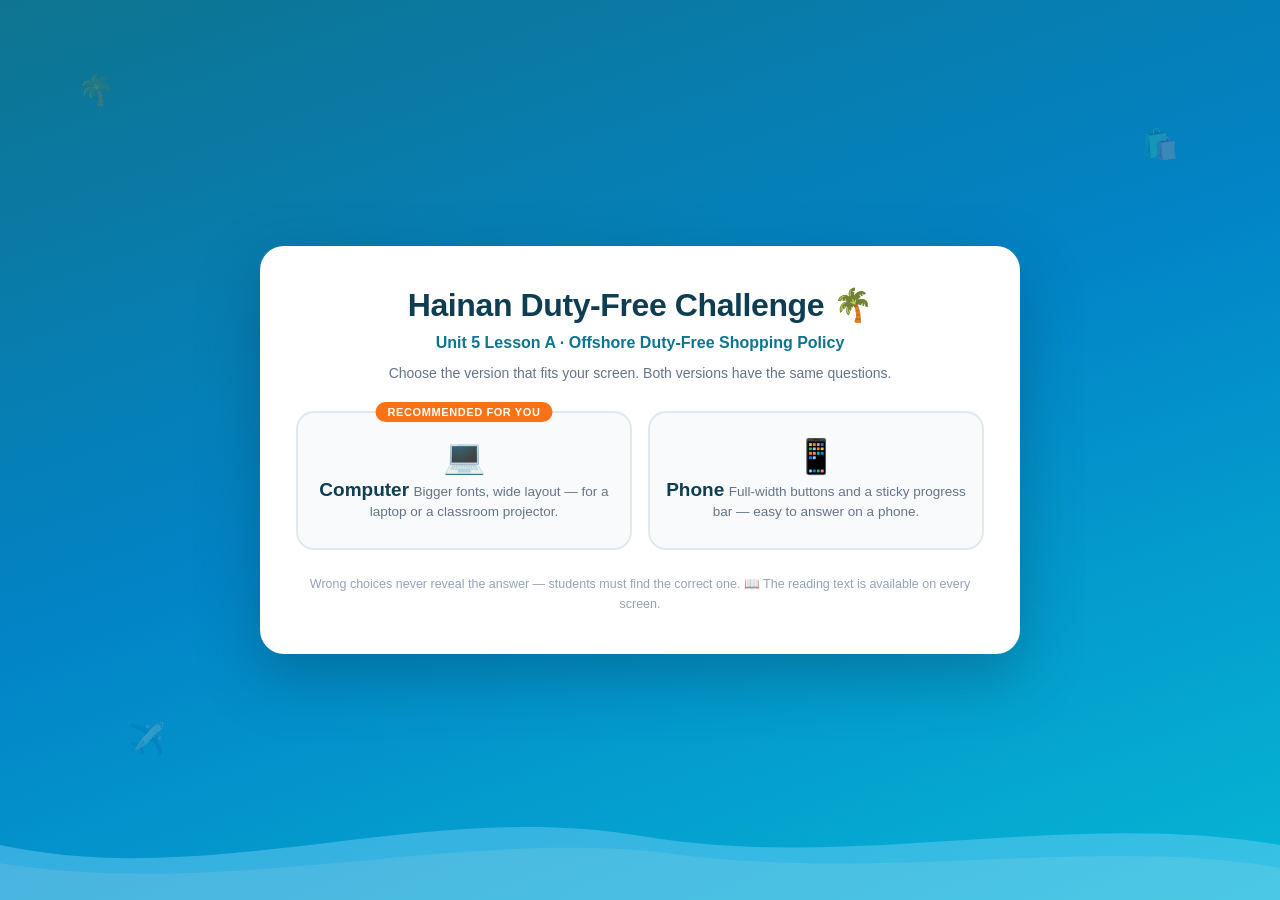
<file: index.html>
<!DOCTYPE html>
<html lang="en">
<head>
<meta charset="UTF-8">
<meta name="viewport" content="width=device-width, initial-scale=1.0, viewport-fit=cover">
<meta name="theme-color" content="#0E7490">
<title>Hainan Duty-Free Challenge · Unit 5 Lesson A</title>
<style>
  * { margin:0; padding:0; box-sizing:border-box; -webkit-tap-highlight-color:transparent; }
  body {
    font-family:-apple-system, "Segoe UI", Roboto, "Helvetica Neue", "PingFang SC", "Microsoft YaHei", sans-serif;
    min-height:100dvh; color:#0F3E52; display:flex; align-items:center; justify-content:center;
    padding:20px 14px; position:relative; overflow-x:hidden;
    background:linear-gradient(160deg,#0E7490 0%,#0284C7 48%,#06B6D4 100%);
  }
  .float-emoji { position:fixed; font-size:30px; opacity:.22; pointer-events:none; animation:floaty 9s ease-in-out infinite; }
  @keyframes floaty { 0%,100%{transform:translateY(0) rotate(-6deg);} 50%{transform:translateY(-22px) rotate(8deg);} }
  .waves { position:fixed; left:0; bottom:0; width:100%; height:110px; opacity:.42; pointer-events:none; }
  .card {
    position:relative; z-index:1; width:100%; max-width:760px; background:#fff;
    border-radius:24px; padding:40px 36px; box-shadow:0 22px 60px rgba(3,60,80,.35); text-align:center;
    animation:pop .35s ease;
  }
  @keyframes pop { from{transform:scale(.97);opacity:0;} to{transform:scale(1);opacity:1;} }
  h1 { font-size:32px; line-height:1.2; letter-spacing:-.4px; }
  .sub { color:#0E7490; font-size:16px; font-weight:600; margin-top:10px; }
  .hint { color:#64748B; font-size:14px; line-height:1.6; margin-top:10px; }
  .options { display:grid; grid-template-columns:1fr 1fr; gap:16px; margin-top:26px; }
  .opt-card {
    position:relative; display:flex; flex-direction:column; align-items:center; gap:6px;
    padding:26px 16px; border-radius:18px; border:2px solid #E2E8F0; background:#F8FAFC;
    text-decoration:none; color:#0F3E52; transition:transform .15s, border-color .15s, background .15s;
  }
  .opt-card:hover { border-color:#38BDF8; background:#F0F9FF; transform:translateY(-3px); }
  .opt-card:active { transform:scale(.985); }
  .opt-ico { font-size:34px; line-height:1; }
  .opt-title { font-size:19px; font-weight:800; }
  .opt-desc { font-size:13.5px; color:#64748B; line-height:1.5; }
  .badge {
    position:absolute; top:-11px; left:50%; transform:translateX(-50%);
    background:#F97316; color:#fff; font-size:11px; font-weight:800; letter-spacing:.6px;
    padding:4px 12px; border-radius:999px; white-space:nowrap;
  }
  .foot { margin-top:24px; color:#94A3B8; font-size:12.5px; line-height:1.6; }
  @media (max-width:640px) {
    .card { padding:28px 20px; border-radius:20px; }
    h1 { font-size:24px; }
    .sub { font-size:14px; }
    .options { grid-template-columns:1fr; gap:12px; }
    .opt-card { flex-direction:row; text-align:left; padding:18px 18px; gap:14px; align-items:center; }
    .opt-ico { font-size:28px; }
    .opt-title { font-size:16.5px; }
    .opt-desc { font-size:12.5px; }
    .opt-card .txt { display:flex; flex-direction:column; gap:3px; }
    .badge { top:auto; left:auto; right:10px; bottom:10px; transform:none; font-size:10px; padding:3px 9px; }
  }
</style>
</head>
<body>
  <span class="float-emoji" style="top:8%;left:6%;">🌴</span>
  <span class="float-emoji" style="top:14%;right:8%;animation-delay:1.5s;">🛍️</span>
  <span class="float-emoji" style="bottom:16%;left:10%;animation-delay:3s;">✈️</span>
  <svg class="waves" viewBox="0 0 1440 120" preserveAspectRatio="none">
    <path d="M0,60 C240,110 480,10 720,50 C960,90 1200,20 1440,60 L1440,120 L0,120 Z" fill="#7DD3FC"/>
    <path d="M0,80 C260,120 520,40 760,70 C1000,100 1240,50 1440,85 L1440,120 L0,120 Z" fill="#BAE6FD" opacity=".8"/>
  </svg>

  <div class="card">
    <h1>Hainan Duty-Free Challenge 🌴</h1>
    <div class="sub">Unit 5 Lesson A · Offshore Duty-Free Shopping Policy</div>
    <div class="hint">Choose the version that fits your screen. Both versions have the same questions.</div>

    <div class="options">
      <a class="opt-card" href="desktop.html" id="card-desktop">
        <span class="opt-ico">💻</span>
        <span class="txt">
          <span class="opt-title">Computer</span>
          <span class="opt-desc">Bigger fonts, wide layout — for a laptop or a classroom projector.</span>
        </span>
      </a>
      <a class="opt-card" href="mobile.html" id="card-mobile">
        <span class="opt-ico">📱</span>
        <span class="txt">
          <span class="opt-title">Phone</span>
          <span class="opt-desc">Full-width buttons and a sticky progress bar — easy to answer on a phone.</span>
        </span>
      </a>
    </div>

    <div class="foot">Wrong choices never reveal the answer — students must find the correct one. 📖 The reading text is available on every screen.</div>
  </div>

  <script>
    (function () {
      var isPhone = window.matchMedia("(max-width: 760px)").matches &&
                    ("ontouchstart" in window || navigator.maxTouchPoints > 0);
      var target = document.getElementById(isPhone ? "card-mobile" : "card-desktop");
      if (!target) { return; }
      var badge = document.createElement("span");
      badge.className = "badge";
      badge.textContent = "RECOMMENDED FOR YOU";
      target.appendChild(badge);
    })();
  </script>
</body>
</html>
</file>
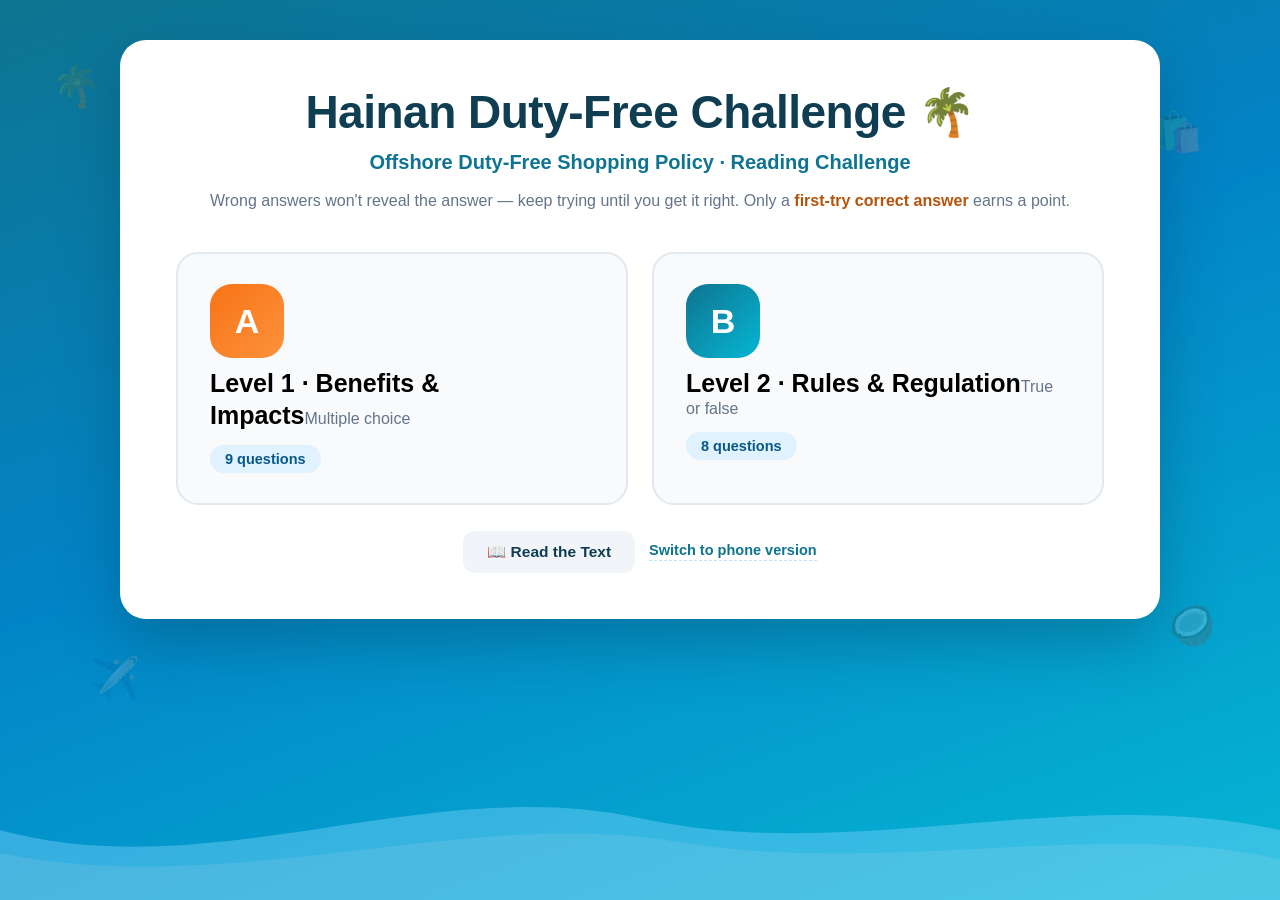
<file: desktop.html>
<!DOCTYPE html>
<html lang="en">
<head>
<meta charset="UTF-8">
<meta name="viewport" content="width=device-width, initial-scale=1.0">
<meta name="theme-color" content="#0E7490">
<title>Hainan Duty-Free Challenge · Desktop</title>
<link rel="stylesheet" href="assets/desktop.css">
</head>
<body>
  <span class="float-emoji" style="top:7%;left:4%;">🌴</span>
  <span class="float-emoji" style="top:12%;right:6%;animation-delay:1.5s;">🛍️</span>
  <span class="float-emoji" style="bottom:22%;left:7%;animation-delay:3s;">✈️</span>
  <span class="float-emoji" style="bottom:28%;right:5%;animation-delay:4.5s;">🥥</span>
  <svg class="waves" viewBox="0 0 1440 120" preserveAspectRatio="none">
    <path d="M0,60 C240,110 480,10 720,50 C960,90 1200,20 1440,60 L1440,120 L0,120 Z" fill="#7DD3FC"/>
    <path d="M0,80 C260,120 520,40 760,70 C1000,100 1240,50 1440,85 L1440,120 L0,120 Z" fill="#BAE6FD" opacity=".8"/>
  </svg>

  <div class="app">
    <!-- ===== home / level select ===== -->
    <section class="card" id="screen-home">
      <div class="home-head">
        <h1>Hainan Duty-Free Challenge 🌴</h1>
        <div class="subtitle">Offshore Duty-Free Shopping Policy · Reading Challenge</div>
        <div class="rule">
          Wrong answers won't reveal the answer — keep trying until you get it right.
          Only a <b>first-try correct answer</b> earns a point.
        </div>
      </div>
      <div id="level-list"></div>
      <div class="home-foot">
        <button class="btn btn-ghost btn-sm" id="btn-read-home" type="button">📖 Read the Text</button>
        <a class="ver-switch" href="index.html">Switch to phone version</a>
      </div>
    </section>

    <!-- ===== quiz ===== -->
    <section class="card hidden" id="screen-quiz">
      <div class="quiz-top" id="quiz-top">
        <button class="chip chip-home" id="btn-home-quiz" type="button">🏠 Home</button>
        <span class="chip chip-level" id="lv-tag">Level 1</span>
        <span class="chip chip-count" id="count-tag">Q1 / 9</span>
        <span class="chip chip-score">⭐ <span id="score-now">0</span> / <span id="total-now">9</span></span>
        <button class="chip chip-read" id="btn-read-quiz" type="button">📖 Read the Text</button>
      </div>
      <div class="progress"><div id="progress-fill"></div></div>
      <div class="q-text" id="q-text"></div>
      <div id="opt-area"></div>
      <div id="feedback-area"></div>
      <div class="next-row">
        <button class="btn btn-teal hidden" id="btn-next" type="button">Next ➜</button>
      </div>
    </section>

    <!-- ===== level summary ===== -->
    <section class="card hidden" id="screen-sum">
      <div class="sum-head">
        <div class="sum-emoji" id="sum-emoji">🎉</div>
        <div class="sum-title" id="sum-title"></div>
        <div class="sum-sub" id="sum-sub"></div>
        <div class="sum-stars" id="sum-stars"></div>
        <div class="sum-total" id="sum-total"></div>
      </div>
      <div class="review" id="review"></div>
      <div class="result-btns">
        <button class="btn btn-ghost btn-sm" id="btn-home-sum" type="button">🏠 Home</button>
        <button class="btn btn-ghost btn-sm" id="btn-read-sum" type="button">📖 Read the Text</button>
        <button class="btn btn-ghost btn-sm" id="btn-retry-lv" type="button">🔄 Retry This Level</button>
        <button class="btn btn-teal btn-sm" id="btn-to-levels" type="button">🗺️ Choose Another Level</button>
        <button class="btn btn-primary" id="btn-next-lv" type="button">Next Level ➜</button>
      </div>
    </section>
  </div>

  <!-- ===== reading modal ===== -->
  <div class="modal-mask hidden" id="read-modal">
    <div class="modal">
      <div class="modal-head">
        <h2>📖 The Text — Hainan Offshore Duty-Free Shopping Policy</h2>
        <button class="modal-close" id="btn-close-modal" type="button">Close ✕</button>
      </div>
      <div class="modal-body">
        <p><b>Hainan's offshore duty-free shopping policy</b>, officially launched in <b>2011</b>, has gradually become an important driver of the province's economic development. The annual offshore duty-free shopping quota for each eligible traveler in Hainan is <b>100,000 yuan</b>. New methods for picking up duty-free goods introduced in <b>2023</b>, such as <b>"buy and pick-up"</b> and <b>"guaranteed pick-up,"</b> have further enhanced convenience and optimized the overall shopping experience.</p>
        <p>One major impact of the policy is its ability to <b>attract more visitors and encourage consumption</b> in Hainan. With a wider range of duty-free products and more convenient shopping services, Hainan has strengthened its appeal as an <b>international tourism and consumption destination</b>. The policy also helps <b>bring some overseas consumption back to the domestic market</b>. As more visitors come to Hainan to travel and shop, <b>tourism can drive shopping, while shopping can in turn stimulate tourism</b>. This interaction supports the growth of tourism, hospitality, retail, and other consumer-related sectors.</p>
        <p>The policy has also created opportunities for <b>related industries</b>. New services like <b>drone deliveries</b> of duty-free goods and streamlined customs procedures are encouraging the development of sectors such as the <b>low-altitude economy, smart logistics, and cross-border e-commerce</b>. In this way, duty-free shopping generates benefits that extend beyond the retail sector and contributes to broader industrial development.</p>
        <p>At the same time, <b>effective regulation</b> is essential to the sustainable development of the duty-free market. Hainan regulates the market, cracks down on illegal activities such as <b>reselling duty-free goods</b> and <b>using other people's duty-free shopping quotas</b> to make purchases, and imposes penalties on <b>tax evasion</b>. These measures help prevent policy abuse and maintain a fair and orderly market environment.</p>
        <p>Overall, the offshore duty-free shopping policy does more than make shopping more convenient. By connecting <b>tourism, consumption, and related industries</b>, it contributes to Hainan's development as an <b>international tourism and consumption center</b> and supports the continued growth of the <b>Hainan FTP</b>.</p>
      </div>
    </div>
  </div>

  <script>window.GAME_MODE = "desktop";</script>
  <script src="assets/game.js"></script>
</body>
</html>
</file>
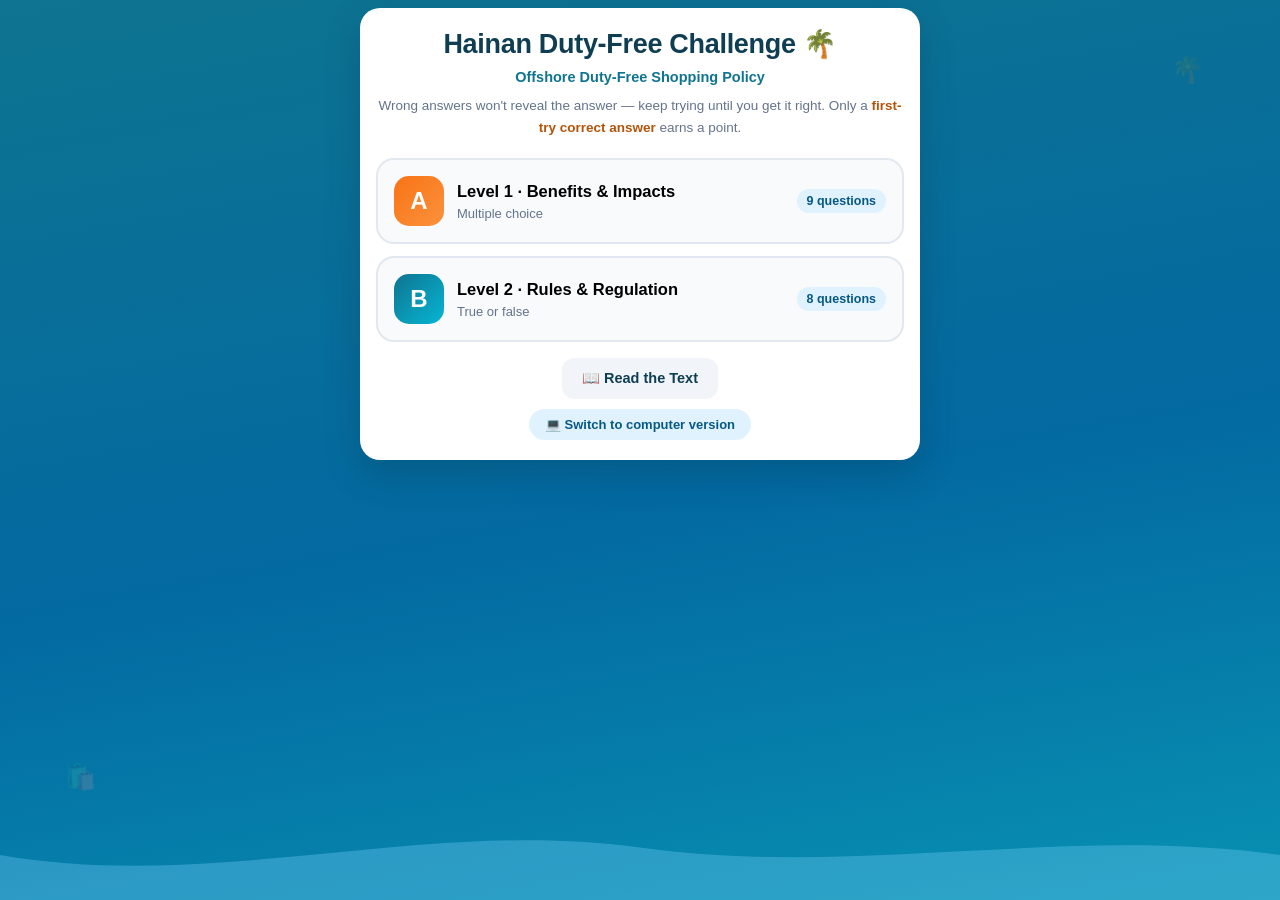
<file: mobile.html>
<!DOCTYPE html>
<html lang="en">
<head>
<meta charset="UTF-8">
<meta name="viewport" content="width=device-width, initial-scale=1.0, viewport-fit=cover">
<meta name="theme-color" content="#0E7490">
<meta name="apple-mobile-web-app-capable" content="yes">
<title>Hainan Duty-Free Challenge · Mobile</title>
<link rel="stylesheet" href="assets/mobile.css">
</head>
<body>
  <span class="float-emoji" style="top:6%;right:6%;">🌴</span>
  <span class="float-emoji" style="bottom:12%;left:5%;animation-delay:2s;">🛍️</span>
  <svg class="waves" viewBox="0 0 1440 120" preserveAspectRatio="none">
    <path d="M0,60 C240,110 480,10 720,50 C960,90 1200,20 1440,60 L1440,120 L0,120 Z" fill="#7DD3FC"/>
  </svg>

  <div class="app">
    <!-- ===== home / level select ===== -->
    <section class="card" id="screen-home">
      <div class="home-head">
        <h1>Hainan Duty-Free Challenge 🌴</h1>
        <div class="subtitle">Offshore Duty-Free Shopping Policy</div>
        <div class="rule">
          Wrong answers won't reveal the answer — keep trying until you get it right.
          Only a <b>first-try correct answer</b> earns a point.
        </div>
      </div>
      <div id="level-list"></div>
      <div class="home-foot">
        <button class="btn btn-ghost btn-sm" id="btn-read-home" type="button">📖 Read the Text</button>
        <a class="ver-switch" href="index.html">💻 Switch to computer version</a>
      </div>
    </section>

    <!-- ===== quiz ===== -->
    <section class="card hidden" id="screen-quiz">
      <div class="quiz-top" id="quiz-top">
        <button class="chip chip-home" id="btn-home-quiz" type="button">🏠 Home</button>
        <span class="chip chip-level" id="lv-tag">Level 1</span>
        <span class="chip chip-score">⭐ <span id="score-now">0</span>/<span id="total-now">9</span></span>
        <span class="chip chip-count" id="count-tag">Q1 / 9</span>
        <button class="chip chip-read" id="btn-read-quiz" type="button">📖 Read the Text</button>
      </div>
      <div class="progress"><div id="progress-fill"></div></div>
      <div class="q-text" id="q-text"></div>
      <div id="opt-area"></div>
      <div id="feedback-area"></div>
      <div class="next-row">
        <button class="btn btn-teal hidden" id="btn-next" type="button">Next ➜</button>
      </div>
    </section>

    <!-- ===== level summary ===== -->
    <section class="card hidden" id="screen-sum">
      <div class="sum-head">
        <div class="sum-emoji" id="sum-emoji">🎉</div>
        <div class="sum-title" id="sum-title"></div>
        <div class="sum-sub" id="sum-sub"></div>
        <div class="sum-stars" id="sum-stars"></div>
        <div class="sum-total" id="sum-total"></div>
      </div>
      <div class="review" id="review"></div>
      <div class="result-btns">
        <button class="btn btn-primary" id="btn-next-lv" type="button">Next Level ➜</button>
        <button class="btn btn-ghost btn-sm" id="btn-retry-lv" type="button">🔄 Retry This Level</button>
        <button class="btn btn-ghost btn-sm" id="btn-to-levels" type="button">🗺️ Choose Another Level</button>
        <button class="btn btn-ghost btn-sm" id="btn-read-sum" type="button">📖 Read the Text</button>
        <button class="btn btn-ghost btn-sm" id="btn-home-sum" type="button">🏠 Home</button>
      </div>
    </section>
  </div>

  <!-- ===== reading modal ===== -->
  <div class="modal-mask hidden" id="read-modal">
    <div class="modal">
      <div class="modal-head">
        <h2>📖 The Text — Hainan Offshore Duty-Free Shopping Policy</h2>
        <button class="modal-close" id="btn-close-modal" type="button">Close ✕</button>
      </div>
      <div class="modal-body">
        <p><b>Hainan's offshore duty-free shopping policy</b>, officially launched in <b>2011</b>, has gradually become an important driver of the province's economic development. The annual offshore duty-free shopping quota for each eligible traveler in Hainan is <b>100,000 yuan</b>. New methods for picking up duty-free goods introduced in <b>2023</b>, such as <b>"buy and pick-up"</b> and <b>"guaranteed pick-up,"</b> have further enhanced convenience and optimized the overall shopping experience.</p>
        <p>One major impact of the policy is its ability to <b>attract more visitors and encourage consumption</b> in Hainan. With a wider range of duty-free products and more convenient shopping services, Hainan has strengthened its appeal as an <b>international tourism and consumption destination</b>. The policy also helps <b>bring some overseas consumption back to the domestic market</b>. As more visitors come to Hainan to travel and shop, <b>tourism can drive shopping, while shopping can in turn stimulate tourism</b>. This interaction supports the growth of tourism, hospitality, retail, and other consumer-related sectors.</p>
        <p>The policy has also created opportunities for <b>related industries</b>. New services like <b>drone deliveries</b> of duty-free goods and streamlined customs procedures are encouraging the development of sectors such as the <b>low-altitude economy, smart logistics, and cross-border e-commerce</b>. In this way, duty-free shopping generates benefits that extend beyond the retail sector and contributes to broader industrial development.</p>
        <p>At the same time, <b>effective regulation</b> is essential to the sustainable development of the duty-free market. Hainan regulates the market, cracks down on illegal activities such as <b>reselling duty-free goods</b> and <b>using other people's duty-free shopping quotas</b> to make purchases, and imposes penalties on <b>tax evasion</b>. These measures help prevent policy abuse and maintain a fair and orderly market environment.</p>
        <p>Overall, the offshore duty-free shopping policy does more than make shopping more convenient. By connecting <b>tourism, consumption, and related industries</b>, it contributes to Hainan's development as an <b>international tourism and consumption center</b> and supports the continued growth of the <b>Hainan FTP</b>.</p>
      </div>
    </div>
  </div>

  <script>window.GAME_MODE = "mobile";</script>
  <script src="assets/game.js"></script>
</body>
</html>
</file>
<file: assets/desktop.css>
/* ============================================================
   Desktop version — wide layout, large fonts for a laptop screen
   or a classroom projector.
   ============================================================ */

* { margin: 0; padding: 0; box-sizing: border-box; }

:root {
  --ink: #0F3E52;
  --teal: #0E7490;
  --slate: #475569;
  --muted: #64748B;
  --line: #E2E8F0;
}

body {
  font-family: "Segoe UI", -apple-system, "Helvetica Neue", Arial, "Microsoft YaHei", sans-serif;
  min-height: 100vh;
  color: var(--ink);
  background: linear-gradient(160deg, #0E7490 0%, #0284C7 45%, #06B6D4 100%);
  display: flex;
  justify-content: center;
  align-items: flex-start;
  padding: 40px 28px 72px;
  position: relative;
  overflow-x: hidden;
}

body.modal-open { overflow: hidden; }

/* decorative background */
.float-emoji {
  position: fixed; font-size: 40px; opacity: .2; pointer-events: none; z-index: 0;
  animation: floaty 9s ease-in-out infinite;
}
@keyframes floaty {
  0%, 100% { transform: translateY(0) rotate(-6deg); }
  50% { transform: translateY(-26px) rotate(8deg); }
}
.waves { position: fixed; left: 0; bottom: 0; width: 100%; height: 140px; opacity: .42; z-index: 0; pointer-events: none; }

.app { position: relative; z-index: 1; width: 100%; max-width: 1040px; }

.card {
  background: #fff;
  border-radius: 26px;
  box-shadow: 0 22px 60px rgba(3, 60, 80, .35);
  padding: 46px 56px;
}
.card.fade-in { animation: pop .32s ease; }
@keyframes pop { from { transform: scale(.975); opacity: 0; } to { transform: scale(1); opacity: 1; } }
.hidden { display: none !important; }

/* ---------------- home ---------------- */

.home-head { text-align: center; margin-bottom: 38px; }
h1 { font-size: 46px; line-height: 1.15; letter-spacing: -.5px; }
.subtitle { color: var(--teal); font-size: 20px; font-weight: 600; margin-top: 12px; }
.rule { color: var(--muted); font-size: 16px; line-height: 1.65; margin-top: 14px; }
.rule b { color: #B45309; }

#level-list { display: grid; grid-template-columns: 1fr 1fr; gap: 24px; }

.lv-card {
  display: flex; flex-direction: column; align-items: flex-start; gap: 10px;
  width: 100%; text-align: left; font-family: inherit; cursor: pointer;
  background: #F8FAFC; border: 2px solid var(--line); border-radius: 22px;
  padding: 30px 32px; transition: .16s;
}
.lv-card:hover {
  border-color: #38BDF8; background: #F0F9FF;
  transform: translateY(-4px); box-shadow: 0 16px 34px rgba(2, 132, 199, .18);
}
.lv-num {
  width: 74px; height: 74px; border-radius: 22px; color: #fff;
  display: flex; align-items: center; justify-content: center;
  font-size: 34px; font-weight: 800;
}
.lv-1 .lv-num { background: linear-gradient(135deg, #F97316, #FB923C); }
.lv-2 .lv-num { background: linear-gradient(135deg, #0E7490, #06B6D4); }
.lv-name { font-size: 25px; font-weight: 800; line-height: 1.25; }
.lv-desc { color: var(--muted); font-size: 16px; }
.lv-count {
  margin-top: 4px; background: #E0F2FE; color: #075985;
  font-size: 14.5px; font-weight: 700; padding: 6px 15px; border-radius: 999px;
}

.home-foot { text-align: center; margin-top: 26px; display: flex; gap: 14px; justify-content: center; align-items: center; flex-wrap: wrap; }

/* ---------------- buttons ---------------- */

.btn {
  border: none; cursor: pointer; font-family: inherit; font-weight: 700; font-size: 18px;
  padding: 16px 40px; border-radius: 14px; transition: .15s;
}
.btn:hover { transform: translateY(-2px); box-shadow: 0 10px 24px rgba(0, 0, 0, .18); }
.btn-primary { background: linear-gradient(90deg, #F97316, #EA580C); color: #fff; }
.btn-teal { background: linear-gradient(90deg, #0E7490, #0891B2); color: #fff; }
.btn-ghost { background: #F1F5F9; color: var(--ink); }
.btn-sm { font-size: 15.5px; padding: 12px 24px; border-radius: 12px; }

/* ---------------- quiz ---------------- */

.quiz-top { display: flex; align-items: center; gap: 12px; flex-wrap: wrap; margin-bottom: 18px; }

.chip {
  border: none; font-family: inherit; font-weight: 700; font-size: 15.5px;
  padding: 10px 18px; border-radius: 999px; cursor: pointer; transition: .15s; color: var(--ink);
}
.chip-home { background: #F1F5F9; }
.chip-home:hover { background: #E2E8F0; }
.chip-level { background: var(--teal); color: #fff; cursor: default; }
.chip-count { background: #EDE9FE; color: #6D28D9; font-size: 16px; cursor: default; }
.chip-read { background: #FEF3C7; color: #92400E; }
.chip-read:hover { background: #FDE68A; }
.chip-score { margin-left: auto; background: #FEF3C7; color: #B45309; font-size: 18px; padding: 10px 20px; cursor: default; }

.progress { height: 14px; background: #E2E8F0; border-radius: 999px; overflow: hidden; margin-bottom: 32px; }
#progress-fill { height: 100%; width: 0; border-radius: 999px; background: linear-gradient(90deg, #F97316, #FBBF24); transition: width .35s ease; }

.q-text { font-size: 28px; font-weight: 800; line-height: 1.5; margin-bottom: 28px; }

.opt {
  display: flex; align-items: center; gap: 16px; width: 100%; min-height: 76px;
  text-align: left; font-family: inherit; cursor: pointer; transition: .15s;
  background: #F8FAFC; border: 2px solid var(--line); border-radius: 16px;
  padding: 18px 24px; margin-bottom: 14px;
  font-size: 20px; line-height: 1.45; color: #1E293B;
}
.opt:hover:not(:disabled) { border-color: #38BDF8; background: #F0F9FF; transform: translateX(5px); }
.opt:disabled { cursor: default; }
.opt .letter {
  flex: 0 0 auto; width: 42px; height: 42px; border-radius: 50%;
  background: #E2E8F0; display: flex; align-items: center; justify-content: center;
  font-weight: 800; font-size: 19px;
}
.opt-text { flex: 1; }
.opt.correct { border-color: #22C55E; background: #F0FDF4; }
.opt.correct .letter { background: #22C55E; color: #fff; }
.opt.wrong { border-color: #EF4444; background: #FEF2F2; opacity: .62; text-decoration: line-through; }
.opt.wrong .letter { background: #EF4444; color: #fff; }
.opt.dim { opacity: .45; }

.tf-row { display: flex; gap: 22px; }
.tf-btn {
  flex: 1; font-family: inherit; cursor: pointer; transition: .15s;
  border: 2px solid var(--line); background: #F8FAFC; border-radius: 18px;
  font-size: 25px; font-weight: 800; padding: 34px 20px; color: var(--ink);
}
.tf-btn:hover:not(:disabled) { border-color: #38BDF8; background: #F0F9FF; }
.tf-btn:disabled { cursor: default; }
.tf-btn.correct { border-color: #22C55E; background: #F0FDF4; color: #15803D; }
.tf-btn.wrong { border-color: #EF4444; background: #FEF2F2; color: #B91C1C; opacity: .6; text-decoration: line-through; }
.tf-btn.dim { opacity: .45; }

.feedback { border-radius: 16px; padding: 20px 24px; font-size: 17.5px; line-height: 1.7; margin-top: 10px; animation: pop .25s ease; }
.feedback.good { background: #F0FDF4; border: 2px solid #86EFAC; color: #166534; }
.feedback.bad { background: #FFFBEB; border: 2px solid #FCA5A5; color: #92400E; }
.feedback .quote { display: block; margin-top: 10px; font-style: italic; color: var(--slate); font-size: 15.5px; }

.next-row { margin-top: 26px; text-align: right; }

/* ---------------- summary ---------------- */

.sum-head { text-align: center; margin-bottom: 24px; }
.sum-emoji { font-size: 66px; line-height: 1; }
.sum-title { font-size: 32px; font-weight: 800; margin: 10px 0 8px; }
.sum-sub { color: var(--muted); font-size: 17px; }
.sum-stars { font-size: 28px; letter-spacing: 6px; margin-top: 12px; }
.sum-total {
  display: inline-block; margin-top: 14px; background: #E0F2FE; color: var(--teal);
  font-weight: 700; font-size: 16px; padding: 10px 24px; border-radius: 999px;
}

.review { background: #F8FAFC; border-radius: 16px; padding: 22px 26px; max-height: 340px; overflow-y: auto; margin-bottom: 26px; }
.review h3 { font-size: 17px; margin-bottom: 12px; }
.rev-item { font-size: 16.5px; line-height: 1.65; padding: 13px 0; border-bottom: 1px solid #EEF2F7; color: #334155; }
.rev-item:last-child { border-bottom: none; }
.rev-ok { color: #15803D; font-weight: 800; }
.rev-no { color: #B91C1C; font-weight: 800; }
.rev-ans { color: #334155; }
.rev-why { display: block; margin-top: 6px; color: #92400E; font-size: 15.5px; }

.result-btns { display: flex; gap: 14px; justify-content: center; flex-wrap: wrap; }

/* ---------------- reading modal ---------------- */

.modal-mask {
  position: fixed; inset: 0; z-index: 50; background: rgba(15, 62, 82, .62);
  display: flex; align-items: center; justify-content: center; padding: 32px;
}
.modal {
  background: #fff; border-radius: 20px; width: 100%; max-width: 880px; max-height: 88vh;
  display: flex; flex-direction: column; overflow: hidden; box-shadow: 0 28px 70px rgba(0, 0, 0, .4);
}
.modal-head {
  display: flex; justify-content: space-between; align-items: center; gap: 16px;
  background: linear-gradient(90deg, #0E7490, #0891B2); color: #fff; padding: 18px 28px;
}
.modal-head h2 { font-size: 19px; font-weight: 700; }
.modal-close {
  border: none; font-family: inherit; cursor: pointer; flex: 0 0 auto;
  background: rgba(255, 255, 255, .22); color: #fff; font-size: 15px; font-weight: 700;
  padding: 9px 18px; border-radius: 999px;
}
.modal-close:hover { background: rgba(255, 255, 255, .38); }
.modal-body { padding: 26px 34px; overflow-y: auto; font-size: 18.5px; line-height: 1.85; color: #334155; }
.modal-body p { margin-bottom: 16px; }
.modal-body b { color: var(--ink); background: #FEF3C7; padding: 0 3px; border-radius: 3px; }

/* ---------------- version switch ---------------- */

.ver-switch { color: #0E7490; font-size: 14.5px; font-weight: 600; text-decoration: none; border-bottom: 1px dashed #BAE6FD; padding-bottom: 2px; }
.ver-switch:hover { color: #0F3E52; border-bottom-color: #0E7490; }

@media (max-width: 900px) {
  .card { padding: 32px 28px; }
  h1 { font-size: 34px; }
  .q-text { font-size: 23px; }
  .opt { font-size: 17.5px; min-height: 64px; }
  #level-list { grid-template-columns: 1fr; }
  .tf-btn { font-size: 21px; padding: 26px 16px; }
}
</file>
<file: assets/mobile.css>
/* ============================================================
   Mobile version — built for a phone screen.
   Big tap targets, sticky progress header, full-width buttons.
   ============================================================ */

* { margin: 0; padding: 0; box-sizing: border-box; -webkit-tap-highlight-color: transparent; }

:root {
  --ink: #0F3E52;
  --teal: #0E7490;
  --muted: #64748B;
  --line: #E2E8F0;
}

html { -webkit-text-size-adjust: 100%; text-size-adjust: 100%; }

body {
  font-family: -apple-system, "Segoe UI", Roboto, "Helvetica Neue", "PingFang SC", "Microsoft YaHei", sans-serif;
  min-height: 100dvh;
  color: var(--ink);
  background: linear-gradient(170deg, #0E7490 0%, #0369A1 55%, #0891B2 100%);
  background-attachment: fixed;
  padding: 8px 8px calc(16px + env(safe-area-inset-bottom));
  overflow-x: hidden;
}
body.modal-open { overflow: hidden; }

button { -webkit-appearance: none; appearance: none; touch-action: manipulation; }

.float-emoji { position: fixed; font-size: 26px; opacity: .16; pointer-events: none; z-index: 0; animation: floaty 10s ease-in-out infinite; }
@keyframes floaty { 0%, 100% { transform: translateY(0) rotate(-6deg); } 50% { transform: translateY(-16px) rotate(8deg); } }
.waves { position: fixed; left: 0; bottom: 0; width: 100%; height: 90px; opacity: .32; z-index: 0; pointer-events: none; }

.app { position: relative; z-index: 1; width: 100%; max-width: 560px; margin: 0 auto; }

.card {
  background: #fff;
  border-radius: 20px;
  box-shadow: 0 14px 34px rgba(3, 60, 80, .3);
  padding: 20px 16px;
}
.card.fade-in { animation: pop .28s ease; }
@keyframes pop { from { transform: scale(.985); opacity: 0; } to { transform: scale(1); opacity: 1; } }
.hidden { display: none !important; }

/* ---------------- home ---------------- */

.home-head { text-align: center; margin-bottom: 20px; }
h1 { font-size: 27px; line-height: 1.22; letter-spacing: -.3px; }
.subtitle { color: var(--teal); font-size: 14.5px; font-weight: 600; margin-top: 8px; }
.rule { color: var(--muted); font-size: 13.5px; line-height: 1.6; margin-top: 10px; }
.rule b { color: #B45309; }

#level-list { display: flex; flex-direction: column; gap: 12px; }

.lv-card {
  display: flex; align-items: center; gap: 13px; width: 100%;
  text-align: left; font-family: inherit; cursor: pointer; transition: transform .12s;
  background: #F8FAFC; border: 2px solid var(--line); border-radius: 18px;
  padding: 16px 16px; min-height: 84px;
}
.lv-card:active { transform: scale(.985); border-color: #38BDF8; background: #F0F9FF; }
.lv-num {
  flex: 0 0 auto; width: 50px; height: 50px; border-radius: 15px; color: #fff;
  display: flex; align-items: center; justify-content: center; font-size: 24px; font-weight: 800;
}
.lv-1 .lv-num { background: linear-gradient(135deg, #F97316, #FB923C); }
.lv-2 .lv-num { background: linear-gradient(135deg, #0E7490, #06B6D4); }
.lv-info { flex: 1; min-width: 0; display: flex; flex-direction: column; gap: 3px; }
.lv-name { font-size: 16.5px; font-weight: 800; line-height: 1.3; }
.lv-desc { color: var(--muted); font-size: 13px; }
.lv-count {
  flex: 0 0 auto; background: #E0F2FE; color: #075985;
  font-size: 12.5px; font-weight: 700; padding: 5px 10px; border-radius: 999px; white-space: nowrap;
}

.home-foot { margin-top: 16px; display: flex; flex-direction: column; gap: 10px; align-items: center; }

/* ---------------- buttons ---------------- */

.btn {
  border: none; cursor: pointer; font-family: inherit; font-weight: 700; font-size: 16px;
  padding: 15px 26px; border-radius: 14px; transition: transform .12s;
}
.btn:active { transform: scale(.975); }
.btn-primary { background: linear-gradient(90deg, #F97316, #EA580C); color: #fff; }
.btn-teal { background: linear-gradient(90deg, #0E7490, #0891B2); color: #fff; }
.btn-ghost { background: #F1F5F9; color: var(--ink); }
.btn-sm { font-size: 14.5px; padding: 12px 20px; border-radius: 12px; }

/* ---------------- quiz ---------------- */

.quiz-top {
  position: sticky; top: 0; z-index: 20;
  display: grid; grid-template-columns: auto minmax(0, 1fr) auto;
  gap: 8px; align-items: center;
  margin: -20px -16px 12px; padding: 10px 12px;
  background: rgba(255, 255, 255, .97);
  border-bottom: 1px solid #EEF2F7;
  border-radius: 18px 18px 0 0;
}

.chip {
  border: none; font-family: inherit; font-weight: 700; font-size: 12.5px;
  padding: 8px 12px; border-radius: 999px; cursor: pointer; color: var(--ink);
  white-space: nowrap;
}
.chip-home { grid-column: 1; grid-row: 1; background: #F1F5F9; }
.chip-level {
  grid-column: 2; grid-row: 1; background: var(--teal); color: #fff; cursor: default;
  overflow: hidden; text-overflow: ellipsis; text-align: center;
  background-clip: padding-box;
}
.chip-score { grid-column: 3; grid-row: 1; background: #FEF3C7; color: #B45309; font-size: 13.5px; cursor: default; }
.chip-count { grid-column: 1; grid-row: 2; background: #EDE9FE; color: #6D28D9; font-size: 12.5px; cursor: default; }
.chip-read {
  grid-column: 2 / 4; grid-row: 2; background: #FEF3C7; color: #92400E; text-align: center;
}
.chip-read:active { background: #FDE68A; }

.progress { height: 9px; background: #E2E8F0; border-radius: 999px; overflow: hidden; margin-bottom: 18px; }
#progress-fill { height: 100%; width: 0; border-radius: 999px; background: linear-gradient(90deg, #F97316, #FBBF24); transition: width .35s ease; }

.q-text { font-size: 19px; font-weight: 800; line-height: 1.5; margin-bottom: 18px; }

.opt {
  display: flex; align-items: center; gap: 11px; width: 100%; min-height: 58px;
  text-align: left; font-family: inherit; cursor: pointer; transition: transform .12s;
  background: #F8FAFC; border: 2px solid var(--line); border-radius: 14px;
  padding: 13px 14px; margin-bottom: 10px;
  font-size: 16px; line-height: 1.45; color: #1E293B;
}
.opt:active:not(:disabled) { transform: scale(.99); border-color: #38BDF8; background: #F0F9FF; }
.opt:disabled { cursor: default; }
.opt .letter {
  flex: 0 0 auto; width: 32px; height: 32px; border-radius: 50%;
  background: #E2E8F0; display: flex; align-items: center; justify-content: center;
  font-weight: 800; font-size: 15px;
}
.opt-text { flex: 1; min-width: 0; }
.opt.correct { border-color: #22C55E; background: #F0FDF4; }
.opt.correct .letter { background: #22C55E; color: #fff; }
.opt.wrong { border-color: #EF4444; background: #FEF2F2; opacity: .62; text-decoration: line-through; }
.opt.wrong .letter { background: #EF4444; color: #fff; }
.opt.dim { opacity: .45; }

.tf-row { display: flex; gap: 12px; }
.tf-btn {
  flex: 1; font-family: inherit; cursor: pointer; transition: transform .12s;
  border: 2px solid var(--line); background: #F8FAFC; border-radius: 16px;
  font-size: 18px; font-weight: 800; padding: 26px 10px; color: var(--ink);
  min-height: 88px;
}
.tf-btn:active:not(:disabled) { transform: scale(.985); border-color: #38BDF8; background: #F0F9FF; }
.tf-btn:disabled { cursor: default; }
.tf-btn.correct { border-color: #22C55E; background: #F0FDF4; color: #15803D; }
.tf-btn.wrong { border-color: #EF4444; background: #FEF2F2; color: #B91C1C; opacity: .6; text-decoration: line-through; }
.tf-btn.dim { opacity: .45; }

.feedback { border-radius: 14px; padding: 14px 15px; font-size: 14.5px; line-height: 1.65; margin-top: 8px; animation: pop .22s ease; }
.feedback.good { background: #F0FDF4; border: 2px solid #86EFAC; color: #166534; }
.feedback.bad { background: #FFFBEB; border: 2px solid #FCA5A5; color: #92400E; }
.feedback .quote { display: block; margin-top: 8px; font-style: italic; color: #475569; font-size: 13px; }

.next-row { margin-top: 16px; }
.next-row .btn { width: 100%; }

/* ---------------- summary ---------------- */

.sum-head { text-align: center; margin-bottom: 16px; }
.sum-emoji { font-size: 46px; line-height: 1; }
.sum-title { font-size: 21px; font-weight: 800; margin: 8px 0 6px; line-height: 1.3; }
.sum-sub { color: var(--muted); font-size: 14px; line-height: 1.55; }
.sum-stars { font-size: 21px; letter-spacing: 4px; margin-top: 10px; }
.sum-total {
  display: inline-block; margin-top: 10px; background: #E0F2FE; color: var(--teal);
  font-weight: 700; font-size: 13px; padding: 8px 16px; border-radius: 999px; line-height: 1.4;
}

.review { background: #F8FAFC; border-radius: 14px; padding: 14px 16px; max-height: 46vh; overflow-y: auto; margin-bottom: 16px; -webkit-overflow-scrolling: touch; }
.review h3 { font-size: 14px; margin-bottom: 8px; }
.rev-item { font-size: 14px; line-height: 1.6; padding: 10px 0; border-bottom: 1px solid #EEF2F7; color: #334155; }
.rev-item:last-child { border-bottom: none; }
.rev-ok { color: #15803D; font-weight: 800; }
.rev-no { color: #B91C1C; font-weight: 800; }
.rev-ans { display: inline-block; margin-top: 3px; }
.rev-why { display: block; margin-top: 5px; color: #92400E; font-size: 13px; }

.result-btns { display: flex; flex-direction: column; gap: 9px; }
.result-btns .btn { width: 100%; }

/* ---------------- reading modal ---------------- */

.modal-mask {
  position: fixed; inset: 0; z-index: 50; background: rgba(15, 62, 82, .55);
  display: flex; align-items: stretch; justify-content: center;
}
.modal {
  background: #fff; width: 100%; height: 100dvh; max-height: 100dvh;
  display: flex; flex-direction: column; overflow: hidden;
}
.modal-head {
  display: flex; justify-content: space-between; align-items: center; gap: 10px;
  background: linear-gradient(90deg, #0E7490, #0891B2); color: #fff;
  padding: calc(12px + env(safe-area-inset-top)) 14px 12px;
}
.modal-head h2 { font-size: 15px; font-weight: 700; line-height: 1.35; }
.modal-close {
  flex: 0 0 auto; border: none; font-family: inherit; cursor: pointer;
  background: rgba(255, 255, 255, .22); color: #fff; font-size: 14px; font-weight: 700;
  padding: 8px 14px; border-radius: 999px;
}
.modal-body {
  flex: 1; overflow-y: auto; -webkit-overflow-scrolling: touch;
  padding: 18px 18px calc(28px + env(safe-area-inset-bottom));
  font-size: 16.5px; line-height: 1.85; color: #334155;
}
.modal-body p { margin-bottom: 15px; }
.modal-body b { color: var(--ink); background: #FEF3C7; padding: 0 2px; border-radius: 3px; }

/* ---------------- version switch ---------------- */

.ver-switch { color: #075985; background: #E0F2FE; font-size: 13px; text-decoration: none; padding: 8px 16px; border-radius: 999px; font-weight: 600; }

/* wider phones / small tablets */
@media (min-width: 480px) {
  .q-text { font-size: 20px; }
  .opt { font-size: 16.5px; }
}

/* landscape phones: keep the sticky header compact */
@media (max-height: 460px) and (orientation: landscape) {
  .quiz-top { position: static; margin-bottom: 8px; }
  .modal-head h2 { font-size: 14px; }
}
</file>
